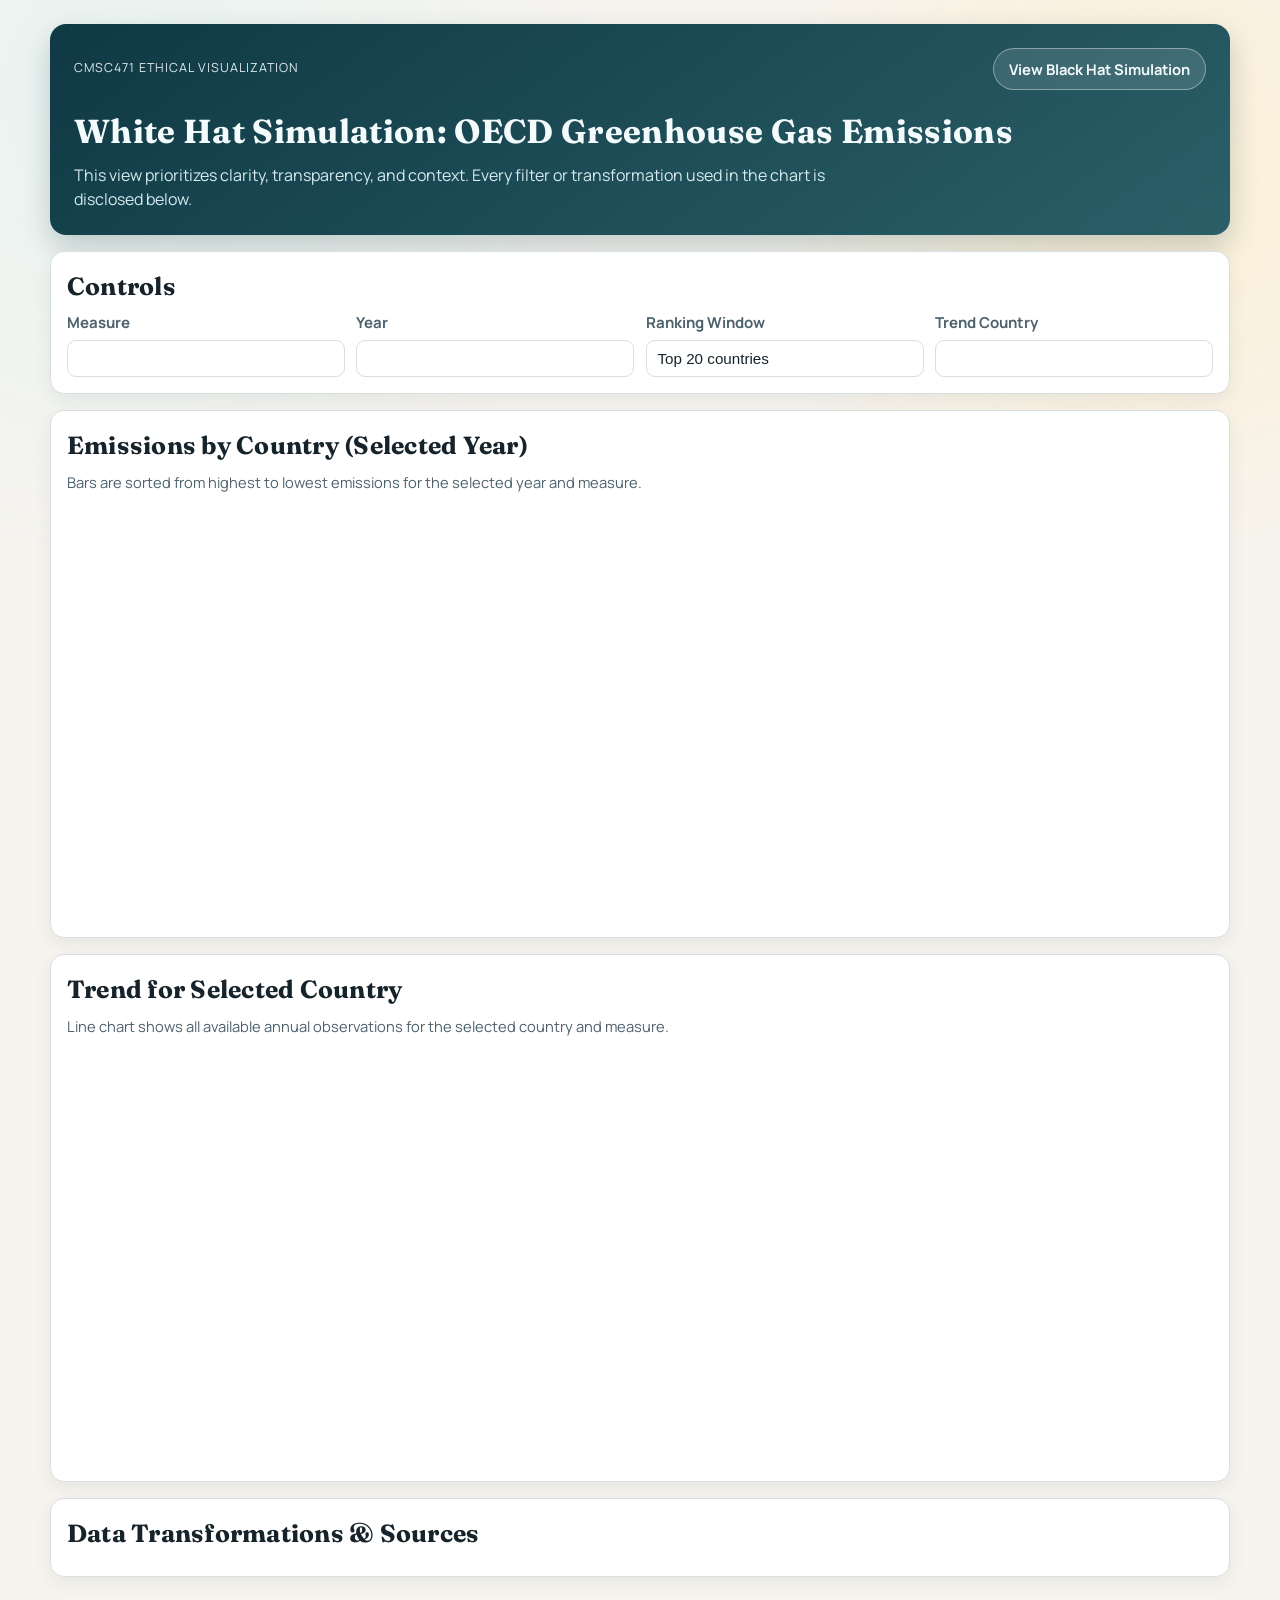
<file: index.html>
<!DOCTYPE html>
<html lang="en">
<head>
	<meta charset="UTF-8">
	<meta name="viewport" content="width=device-width, initial-scale=1.0">
	<title>White Hat Visualization: OECD Greenhouse Gas Data</title>
	<link rel="preconnect" href="https://fonts.googleapis.com">
	<link rel="preconnect" href="https://fonts.gstatic.com" crossorigin>
	<link href="https://fonts.googleapis.com/css2?family=Fraunces:opsz,wght@9..144,600;9..144,700&family=Manrope:wght@400;500;700&display=swap" rel="stylesheet">
	<link rel="stylesheet" href="css/styles.css">
</head>
<body>
	<div class="page-bg"></div>
	<main class="layout">
		<header class="hero">
			<div class="hero-top">
				<p class="eyebrow">CMSC471 Ethical Visualization</p>
				<a class="toggle-link" href="blackhat.html">View Black Hat Simulation</a>
			</div>
			<h1>White Hat Simulation: OECD Greenhouse Gas Emissions</h1>
			<p class="subtitle">
				This view prioritizes clarity, transparency, and context. Every filter or transformation used in the chart is disclosed below.
			</p>
		</header>

		<section class="card controls" aria-label="Visualization controls">
			<h2>Controls</h2>
			<div class="controls-grid">
				<label>
					Measure
					<select id="measure-select"></select>
				</label>

				<label>
					Year
					<select id="year-select"></select>
				</label>

				<label>
					Ranking Window
					<select id="topn-select">
						<option value="10">Top 10 countries</option>
						<option value="20" selected>Top 20 countries</option>
						<option value="30">Top 30 countries</option>
						<option value="0">All available countries</option>
					</select>
				</label>

				<label>
					Trend Country
					<select id="country-select"></select>
				</label>
			</div>
		</section>

		<section class="card" aria-label="Bar chart section">
			<h2>Emissions by Country (Selected Year)</h2>
			<p class="chart-note">
				Bars are sorted from highest to lowest emissions for the selected year and measure.
			</p>
			<svg id="bar-chart" role="img" aria-label="Bar chart of emissions by country"></svg>
		</section>

		<section class="card" aria-label="Trend chart section">
			<h2>Trend for Selected Country</h2>
			<p class="chart-note">
				Line chart shows all available annual observations for the selected country and measure.
			</p>
			<svg id="line-chart" role="img" aria-label="Line chart of emissions over time"></svg>
		</section>

		<section class="card transparency" aria-label="Transparency notes">
    		<h2>Data Transformations & Sources</h2>
    		<ul id="method-list"></ul>
		</section>

	</main>

	<script src="https://d3js.org/d3.v7.min.js"></script>
	<script src="js/main.js"></script>
</body>
</html>
</file>
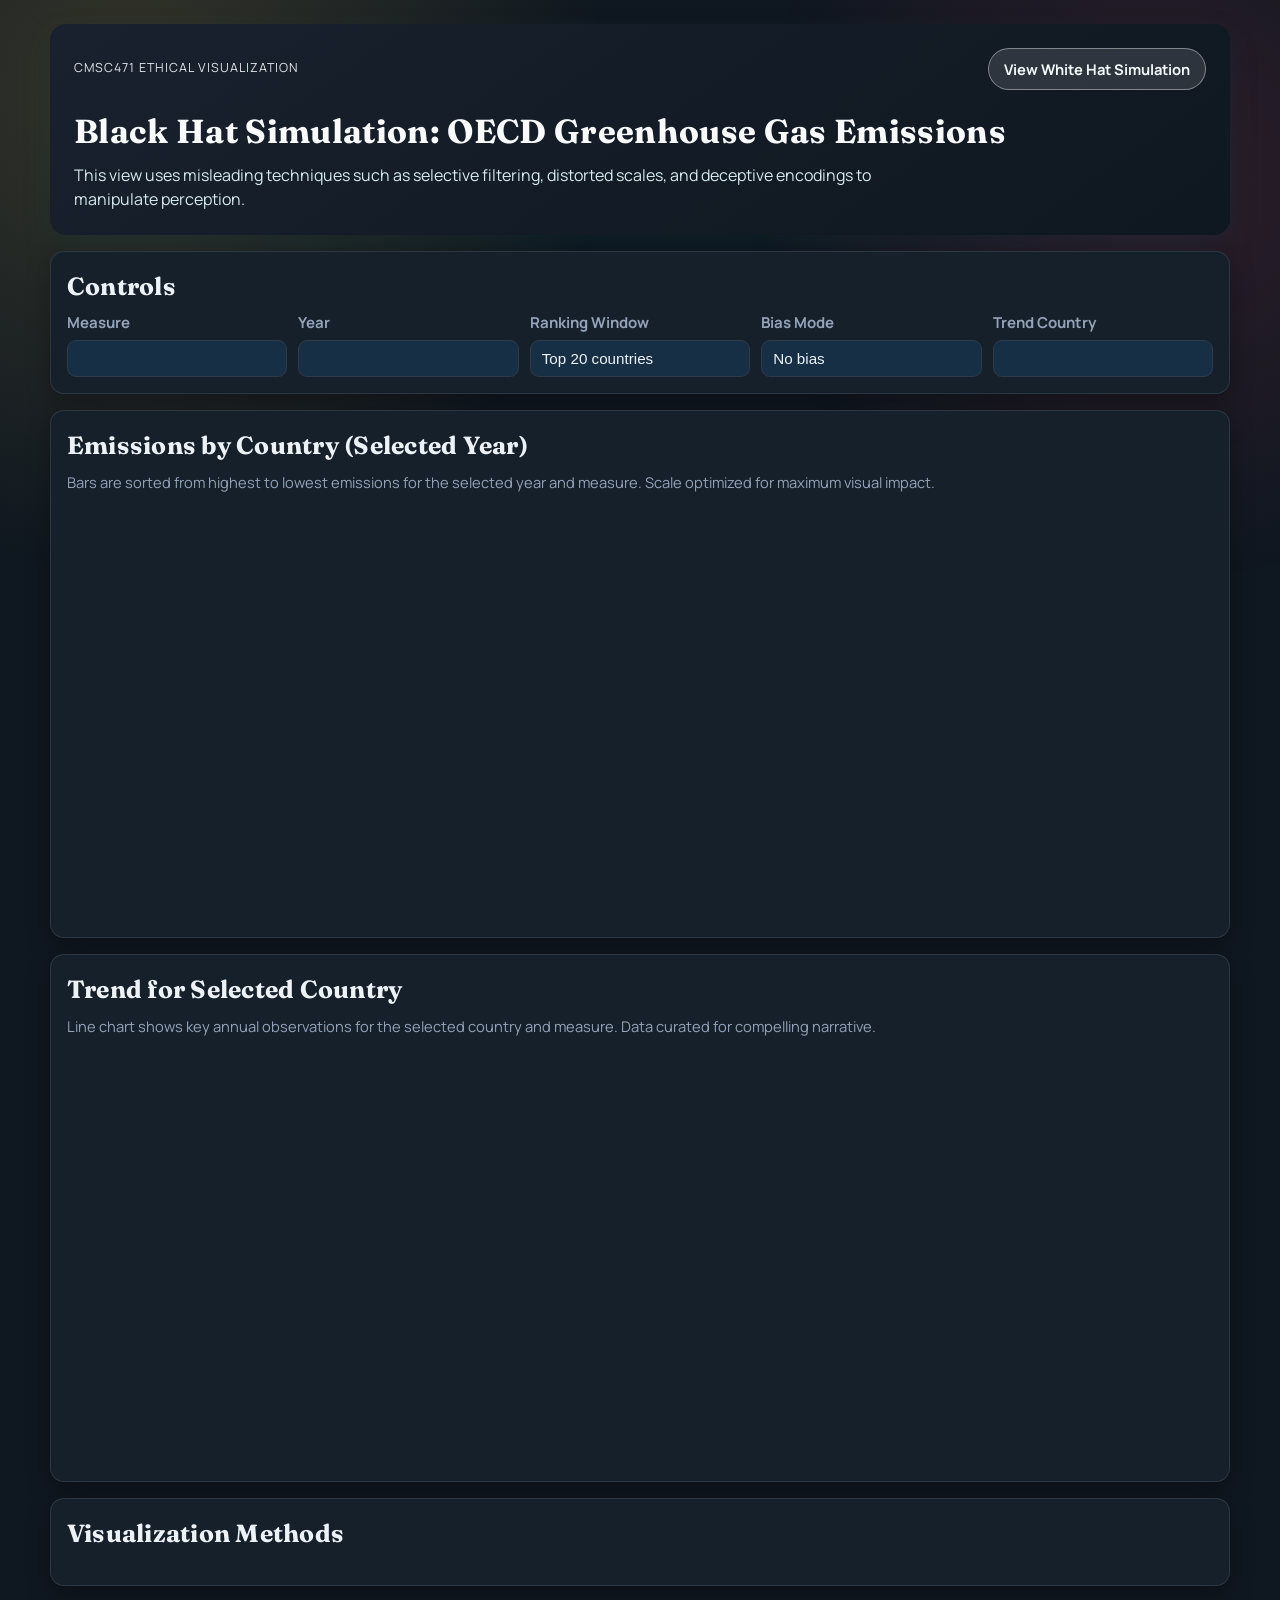
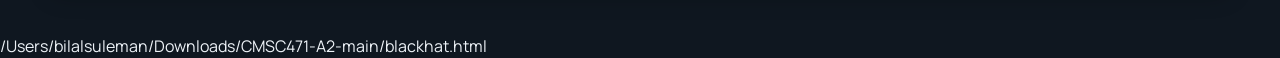
<file: blackhat.html>
<!DOCTYPE html>
<html lang="en">
<head>
	<meta charset="UTF-8">
	<meta name="viewport" content="width=device-width, initial-scale=1.0">
	<title>Black Hat Visualization: OECD Greenhouse Gas Data</title>
	<link rel="preconnect" href="https://fonts.googleapis.com">
	<link rel="preconnect" href="https://fonts.gstatic.com" crossorigin>
	<link href="https://fonts.googleapis.com/css2?family=Fraunces:opsz,wght@9..144,600;9..144,700&family=Manrope:wght@400;500;700&display=swap" rel="stylesheet">
	<link rel="stylesheet" href="css/styles.css">
</head>
<body class="theme-inverse">
	<div class="page-bg"></div>
	<main class="layout">
		<header class="hero">
			<div class="hero-top">
				<p class="eyebrow">CMSC471 Ethical Visualization</p>
				<a class="toggle-link" href="index.html">View White Hat Simulation</a>
			</div>
			<h1>Black Hat Simulation: OECD Greenhouse Gas Emissions</h1>
			<p class="subtitle">
				This view uses misleading techniques such as selective filtering, distorted scales, and deceptive encodings to manipulate perception.
			</p>
		</header>

		<section class="card controls" aria-label="Visualization controls">
			<h2>Controls</h2>
			<div class="controls-grid">
				<label>
					Measure
					<select id="measure-select"></select>
				</label>

				<label>
					Year
					<select id="year-select"></select>
				</label>

				<label>
					Ranking Window
					<select id="topn-select">
						<option value="10">Top 10 countries</option>
						<option value="20" selected>Top 20 countries</option>
						<option value="30">Top 30 countries</option>
						<option value="0">All available countries</option>
					</select>
				</label>

				<label>
					Bias Mode
					<select id="bias-select">
						<option value="none" selected>No bias</option>
						<option value="reduce-measures">Reduce measures</option>
						<option value="reduce-years">Reduce years</option>
						<option value="limit-countries">Limit countries</option>
						<option value="favor-country">Favor selected country</option>
					</select>
				</label>

				<label>
					Trend Country
					<select id="country-select"></select>
				</label>
			</div>
		</section>

		<section class="card" aria-label="Bar chart section">
			<h2>Emissions by Country (Selected Year)</h2>
			<p class="chart-note">
				Bars are sorted from highest to lowest emissions for the selected year and measure. Scale optimized for maximum visual impact.
			</p>
			<svg id="bar-chart" role="img" aria-label="Bar chart of emissions by country"></svg>
		</section>

		<section class="card" aria-label="Trend chart section">
			<h2>Trend for Selected Country</h2>
			<p class="chart-note">
				Line chart shows key annual observations for the selected country and measure. Data curated for compelling narrative.
			</p>
			<svg id="line-chart" role="img" aria-label="Line chart of emissions over time"></svg>
		</section>

		<section class="card" aria-label="Deceptive methods">
			<h2>Visualization Methods</h2>
			<ul id="method-list"></ul>
		</section>


	</main>

	<script src="https://d3js.org/d3.v7.min.js"></script>
	<script src="js/blackhat.js"></script>
</body>
</html></content>
<parameter name="filePath">/Users/bilalsuleman/Downloads/CMSC471-A2-main/blackhat.html
</file>
<file: css/styles.css>
:root {
	--bg: #f7f4ef;
	--ink: #17232b;
	--muted: #4d616c;
	--card: #ffffff;
	--line: #d7dfdf;
	--accent: #006d77;
	--accent-soft: #83c5be;
	--danger: #b00020;
}

body.theme-inverse {
	--bg: #0f1720;
	--ink: #edf2f7;
	--muted: #94a3b8;
	--card: #15202b;
	--line: #2e3b4a;
	--accent: #f4d35e;
	--accent-soft: #ffb703;
	--danger: #ef476f;
}

body.theme-inverse .hero {
	background: linear-gradient(145deg, #18212d 0%, #0f1720 100%);
	color: #f8fafc;
}

body.theme-inverse .page-bg {
	background:
		radial-gradient(circle at 10% 10%, rgba(244, 211, 94, 0.16) 0%, transparent 35%),
		radial-gradient(circle at 90% 20%, rgba(239, 71, 111, 0.14) 0%, transparent 30%),
		radial-gradient(circle at 50% 100%, rgba(148, 163, 184, 0.14) 0%, transparent 38%);
}

body.theme-inverse .card {
	border-color: rgba(148, 163, 184, 0.18);
	box-shadow: 0 8px 24px rgba(0, 0, 0, 0.3);
}

body.theme-inverse select {
	background: #172f44;
	border-color: #2e3b4a;
	color: #edf2f7;
}

body.theme-inverse .axis text {
	fill: #cbd5e1;
}

body.theme-inverse .axis path,
body.theme-inverse .axis line {
	stroke: #334155;
}

body.theme-inverse .grid line {
	stroke: rgba(148, 163, 184, 0.16);
}

body.theme-inverse .bar {
	fill: var(--accent);
}

body.theme-inverse .bar:hover {
	fill: #ffcc00;
}

body.theme-inverse .line-path,
body.theme-inverse .point {
	stroke: #ef476f;
	fill: #ef476f;
}

body.theme-inverse .tooltip {
	background: rgba(15, 23, 38, 0.92);
	color: #f8fafc;
	border-color: rgba(255, 255, 255, 0.16);
}

* {
	box-sizing: border-box;
}

body {
	margin: 0;
	min-height: 100vh;
	font-family: "Manrope", sans-serif;
	color: var(--ink);
	background: var(--bg);
	line-height: 1.5;
}

.page-bg {
	position: fixed;
	inset: 0;
	pointer-events: none;
	background:
		radial-gradient(circle at 10% 10%, #e8f3f1 0%, transparent 35%),
		radial-gradient(circle at 90% 20%, #fcefd4 0%, transparent 30%),
		radial-gradient(circle at 50% 100%, #e4eef5 0%, transparent 38%);
	z-index: -1;
}

.layout {
	width: min(1180px, 95vw);
	margin: 1.5rem auto 3rem;
	display: grid;
	gap: 1rem;
}

.hero {
	background: linear-gradient(145deg, #0f3944 0%, #2b5f68 100%);
	color: #f4fbfc;
	padding: 1.5rem;
	border-radius: 16px;
	box-shadow: 0 12px 28px rgba(15, 57, 68, 0.22);
}

.hero-top {
	display: flex;
	align-items: center;
	justify-content: space-between;
	gap: 1rem;
	margin-bottom: 1rem;
}

.toggle-link {
	display: inline-flex;
	align-items: center;
	justify-content: center;
	padding: 0.55rem 0.95rem;
	border-radius: 999px;
	border: 1px solid rgba(255, 255, 255, 0.4);
	background: rgba(255, 255, 255, 0.12);
	color: #f4fbfc;
	text-decoration: none;
	font-weight: 700;
	font-size: 0.92rem;
	transition: transform 140ms ease, background 140ms ease, border-color 140ms ease;
}

.toggle-link:hover,
.toggle-link:focus-visible {
	background: rgba(255, 255, 255, 0.22);
	border-color: rgba(255, 255, 255, 0.7);
	transform: translateY(-1px);
}

.eyebrow {
	margin: 0;
	letter-spacing: 0.08em;
	text-transform: uppercase;
	font-size: 0.78rem;
	opacity: 0.9;
}

h1,
h2 {
	margin: 0 0 0.45rem;
	font-family: "Fraunces", serif;
	letter-spacing: 0.01em;
}

h1 {
	font-size: clamp(1.7rem, 2.6vw, 2.4rem);
}

h2 {
	font-size: clamp(1.2rem, 2vw, 1.55rem);
}

.subtitle {
	margin: 0;
	max-width: 80ch;
	color: #d6ebef;
}

.card {
	background: var(--card);
	border: 1px solid var(--line);
	border-radius: 14px;
	padding: 1rem;
	box-shadow: 0 6px 18px rgba(36, 59, 66, 0.08);
}

.controls-grid {
	display: grid;
	grid-template-columns: repeat(auto-fit, minmax(200px, 1fr));
	gap: 0.7rem;
}

label {
	display: grid;
	gap: 0.35rem;
	font-size: 0.94rem;
	font-weight: 700;
	color: var(--muted);
}

select {
	appearance: none;
	width: 100%;
	border: 1px solid var(--line);
	border-radius: 9px;
	padding: 0.54rem 0.68rem;
	background: #fff;
	color: var(--ink);
	font-size: 0.95rem;
}

svg {
	width: 100%;
	min-height: 420px;
	display: block;
}

.chart-note {
	margin: 0 0 0.5rem;
	color: var(--muted);
	font-size: 0.92rem;
}

.axis text {
	fill: #455965;
	font-size: 0.8rem;
}

.axis path,
.axis line {
	stroke: #a9b6bd;
}

.grid line {
	stroke: #e3ebef;
}

.bar {
	fill: var(--accent);
}

.bar:hover {
	fill: #075f69;
}

.line-path {
	fill: none;
	stroke: #d94f4f;
	stroke-width: 2.6;
}

.point {
	fill: #d94f4f;
}

.transparency ul {
	margin: 0;
	padding-left: 1.1rem;
}

.transparency li {
	margin: 0.25rem 0;
}

.source p {
	margin: 0.35rem 0;
}

.tooltip {
	position: fixed;
	pointer-events: none;
	background: #0f1e27;
	color: #eef6f8;
	font-size: 0.85rem;
	border-radius: 8px;
	padding: 0.45rem 0.55rem;
	box-shadow: 0 8px 16px rgba(0, 0, 0, 0.2);
	border: 1px solid rgba(255, 255, 255, 0.14);
	opacity: 0;
	transition: opacity 140ms ease;
}

.error {
	color: var(--danger);
	font-weight: 700;
}

@media (max-width: 760px) {
	.layout {
		width: min(1180px, 94vw);
	}

	.hero,
	.card {
		padding: 0.9rem;
	}

	svg {
		min-height: 360px;
	}
}
</file>
